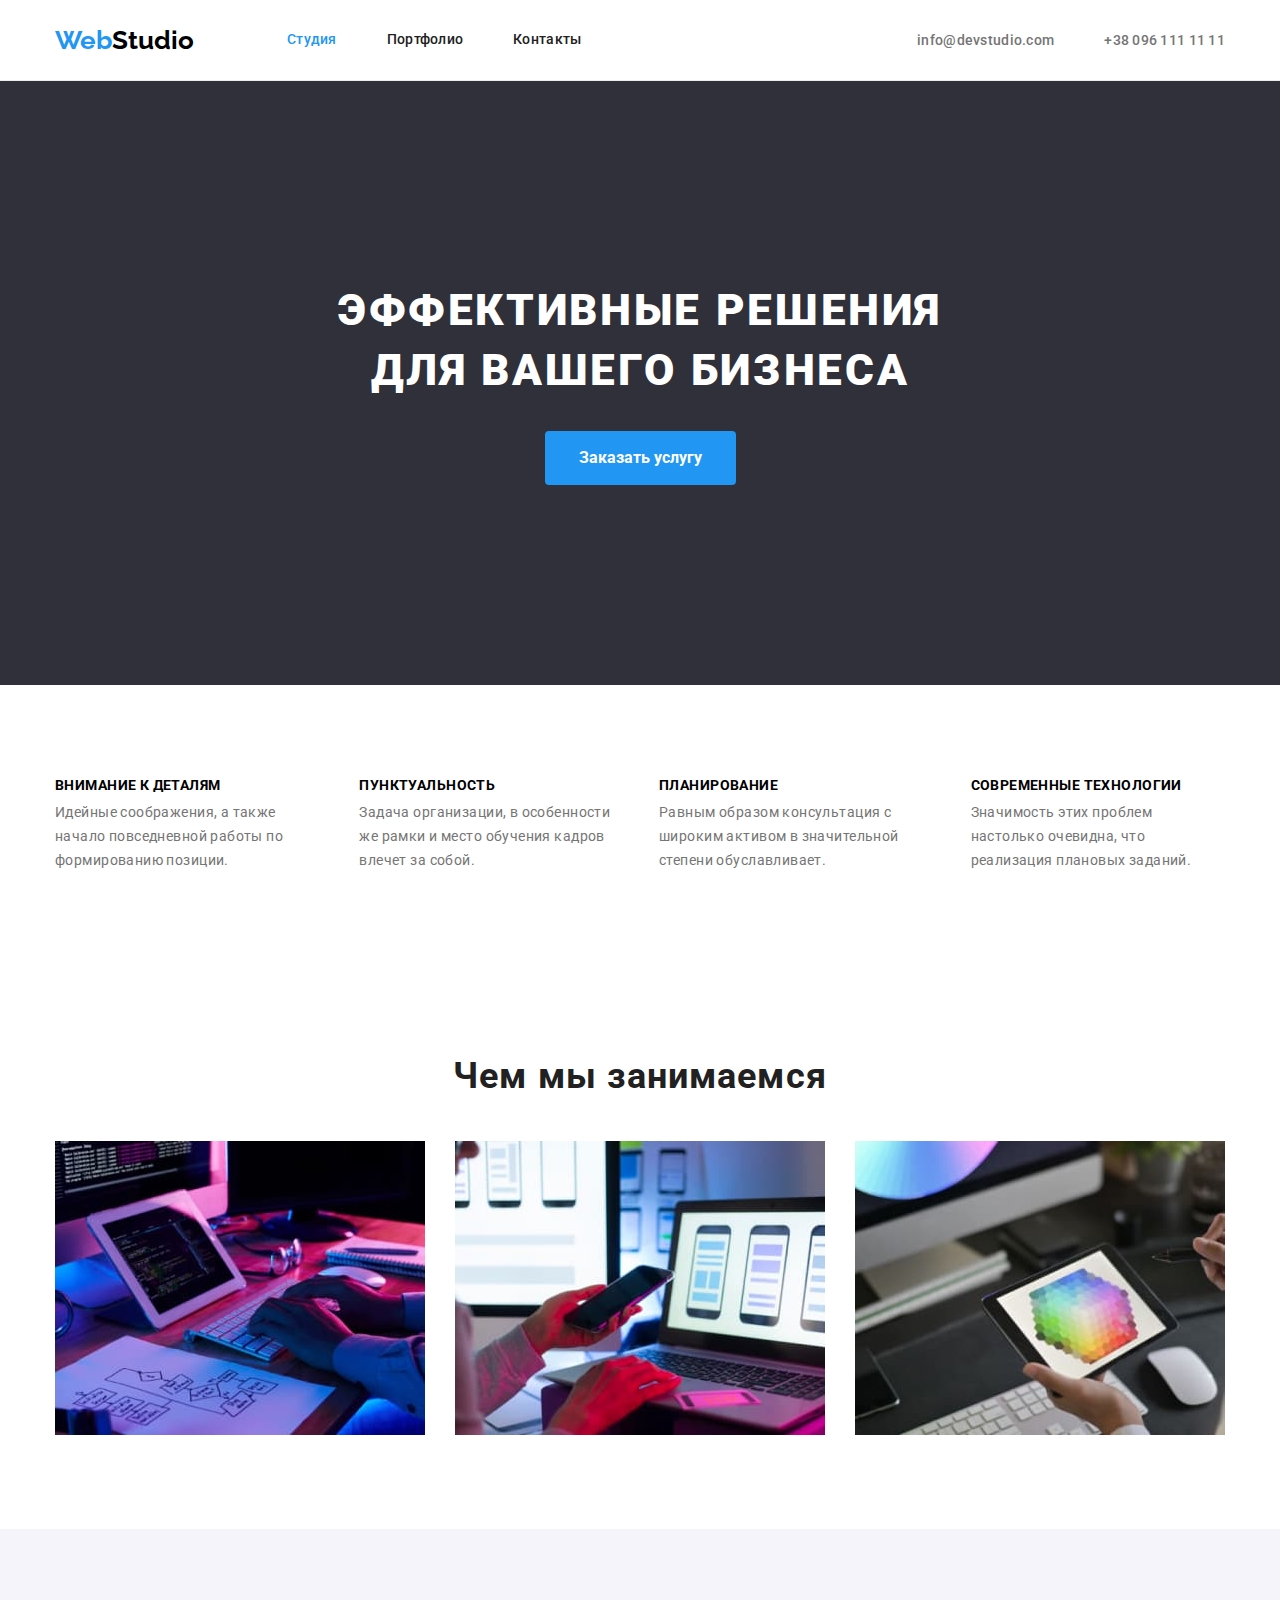
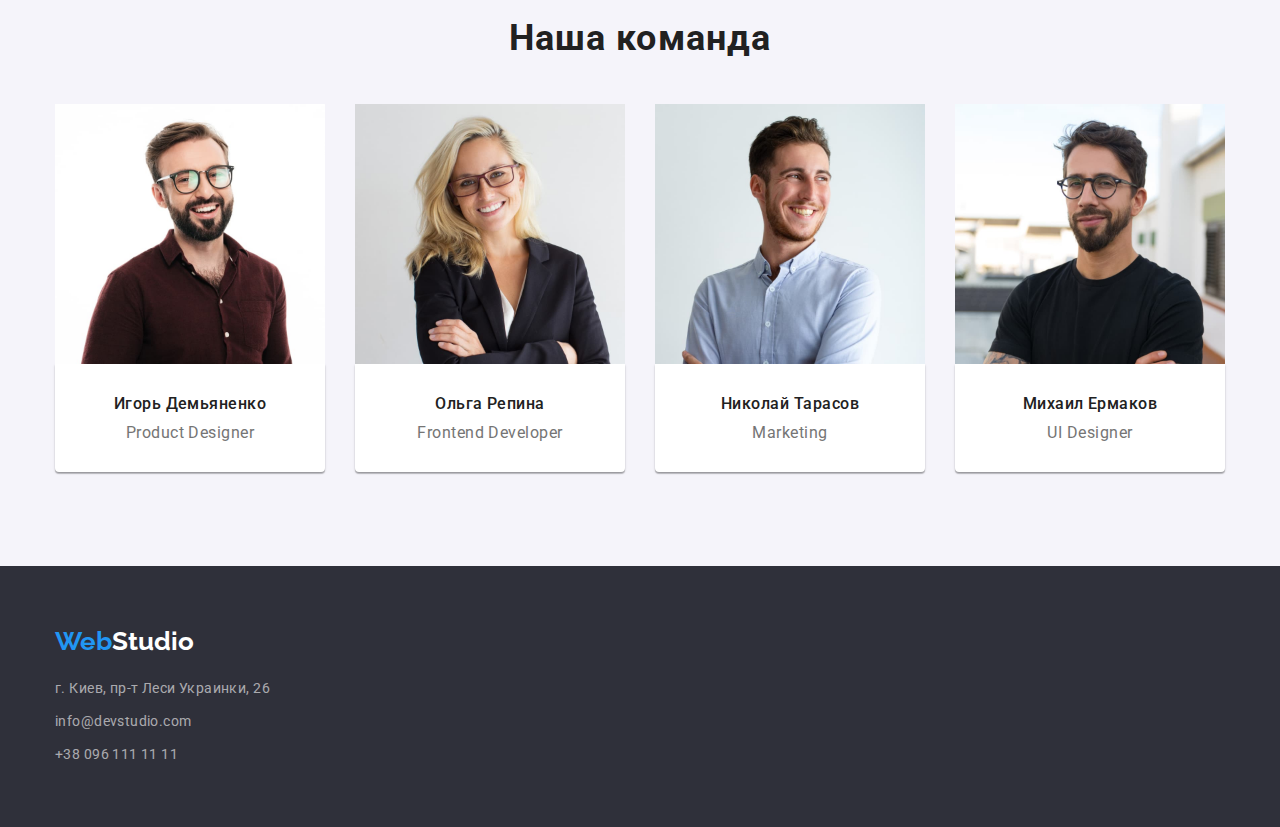
<file: index.html>
<!DOCTYPE html>
<html lang="ru">
  <head>
    <meta charset="UTF-8" />
    <meta http-equiv="X-UA-Compatible" content="IE=edge" />
    <meta name="viewport" content="width=device-width, initial-scale=1.0" />
    <title>Студия</title>
    <link
      href="https://fonts.googleapis.com/css2?family=Raleway:wght@700&family=Roboto:wght@400;500;700;900&display=swap"
      rel="stylesheet"
    />
      <link rel="stylesheet" href="https://cdnjs.cloudflare.com/ajax/libs/modern-normalize/1.1.0/modern-normalize.css"
        integrity="sha512-Y0MM+V6ymRKN2zStTqzQ227DWhhp4Mzdo6gnlRnuaNCbc+YN/ZH0sBCLTM4M0oSy9c9VKiCvd4Jk44aCLrNS5Q=="
        crossorigin="anonymous" referrerpolicy="no-referrer" />

    <link rel="stylesheet" href="./css/style.css" />
  </head>
  <body>
    <header class="header"> 
      <div class="container header-container">
      <nav class="nav">
        <a class="logo" href="#"> <span class="logo-accent">Web</span>Studio</a>
        <ul class="site-nav">
          <li class="item"><a href="./index.html" class="current">Студия</a></li>
          <li class="item"><a href="./portfolio.html" class="link">Портфолио</a></li>
          <li class="item"><a href="#" class="link">Контакты</a></li>
        </ul>
      </nav>
     
      <ul class="contact-link">
        <li class="item">
          <a href="mailto:info@devstudio.com" class="contact"
            >info@devstudio.com</a
          >
        </li>
        <li class="item">
          <a href="tel:+380961111111" class="contact">+38 096 111 11 11</a>
        </li>
      </ul>
      </div>
    </header>
    <main>
      <section class="hero">
        <h1 class="hero-text">Эффективные решения для вашего бизнеса</h1>
        <button type="button" class="hero-button">Заказать услугу</button>
      </section>

      <section class="section">
        <div class=container>
        <h2 class="visually-hidden">Наши преимущества</h2>
        <ul class="benefit-list">
          <li class="item-b">
            <h3 class="benefit">Внимание к деталям</h3>
            <p class="benefit-text">Идейные соображения, а также начало повседневной работы по формированию позиции. </p>
          </li>
          <li class="item-b">
            <h3 class="benefit">Пунктуальность</h3>
            <p class="benefit-text">Задача организации, в особенности же рамки и место обучения кадров влечет за собой. </p>
          </li>
          <li class="item-b">
            <h3 class="benefit">Планирование</h3>
            <p class="benefit-text">Равным образом консультация с широким активом в значительной степени обуславливает.</p>
          </li>
          <li class="item-b">
            <h3 class="benefit">Современные технологии</h3>
            <p class="benefit-text">Значимость этих проблем настолько очевидна, что реализация плановых заданий.</p>
          </li>
        </ul>
        </div>
      </section>

      <section class="section">
        <div class="container">
        <h2 class="header-section">Чем мы занимаемся</h2>
        <ul class="boxes">
          <li class="box">
            <img
              src="./images/box1.jpg"
              alt="Изображение верстки html кода"
              width="370"
              height="294"
            />
          </li>
          <li class="box">
            <img
              src="./images/box2.jpg"
              alt="Изображение процесса адпитвного дизайна"
              width="370"
              height="294"
            />
          </li>
          <li class="box">
            <img
              src="./images/box3.jpg"
              alt="Изображение процесса цветовой стилизации"
              width="370"
              height="294"
            />
          </li>
        </ul>
        </div>
      </section>

      <section class="section team-section">
        <div class="container">
        <h2 class="header-section">Наша команда</h2>
        <ul class="team">
          <li class="team-item">
            <img
              src="./images/foto1.jpg"
              alt="фото Product Designer"
              width="270"
              height="260"
            />
            <div class="item-description">
            <h3 class="team-title">Игорь Демьяненко</h3>
            <p class="team-text">Product Designer</p>
            </div>
          </li>
          <li class="team-item">
            <img
              src="./images/foto2.jpg"
              alt="фото Frontend Developer"
              width="270"
              height="260"
            />
            <div class="item-description">
            <h3 class="team-title">Ольга Репина</h3>
            <p class="team-text">Frontend Developer</p>
            </div>
          </li>
          <li class="team-item">
            <img
              src="./images/foto3.jpg"
              alt="фото Marketing"
              width="270"
              height="260"
            />
            <div class="item-description">
            <h3 class="team-title">Николай Тарасов</h3>
            <p class="team-text">Marketing</p>
            </div>
          </li>
          <li class="team-item">
            <img
              src="./images/foto4.jpg"
              alt="фото UI Designer"
              width="270"
              height="260"
            />
            <div class="item-description">
            <h3 class="team-title">Михаил Ермаков</h3>
            <p class="team-text">UI Designer</p>
            </div>
          </li>
        </ul>
        </div>
      </section>
    </main>

    <footer class="footer">
      <div class="container">
      <a class="logo-footer" href="#">
        <span class="logo-accent">Web</span>Studio</a
      >
      <address>
        <ul class="boxes-address">
          <li class="addres-item">
            <a href="=" class="address-link">
              г. Киев, пр-т Леси Украинки, 26
            </a>
          </li >
          <li class="addres-item">
            <a href="mailto:info@devstudio.com" class="address-link"
              >info@devstudio.com</a
            >
          </li>
          <li class="addres-item">
            <a href="tel:+380961111111" class="address-link"
              >+38 096 111 11 11</a
            >
          </li>
        </ul>
      </address>
     </div>
    </footer>
  </body>
</html>
</file>
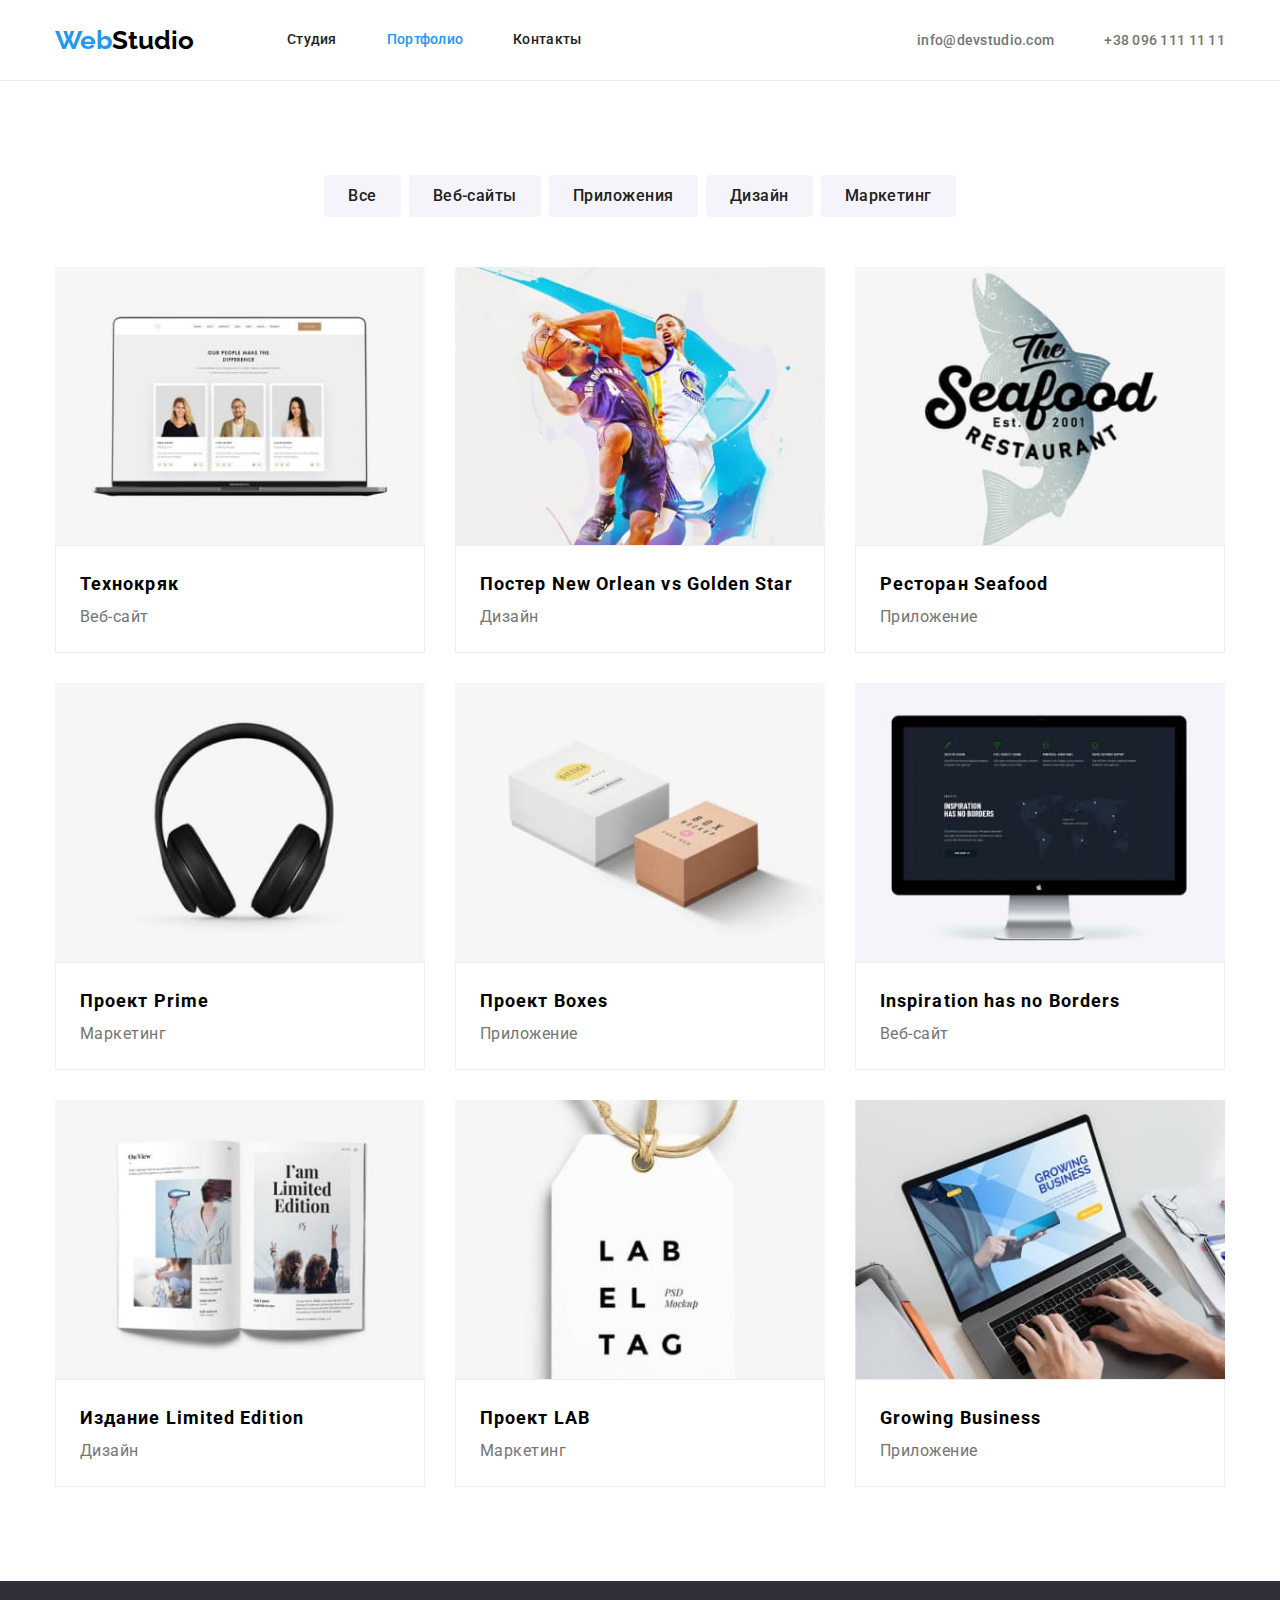
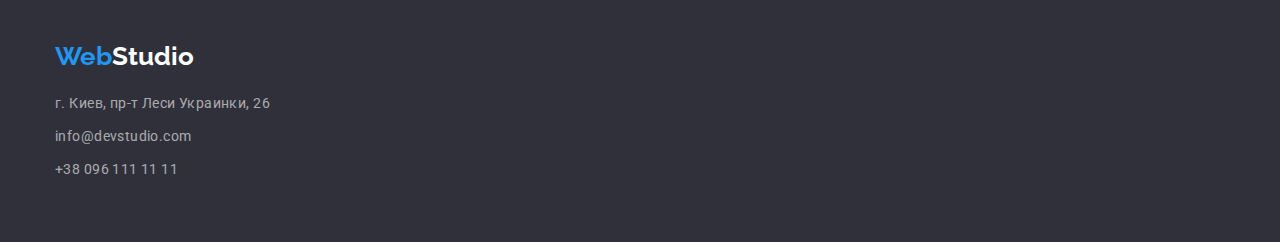
<file: portfolio.html>
<!DOCTYPE html>
<html lang="ru">
  <head>
    <meta charset="UTF-8" />
    <meta http-equiv="X-UA-Compatible" content="IE=edge" />
    <meta name="viewport" content="width=device-width, initial-scale=1.0" />
    <title>Портфолио</title>
    <link
      href="https://fonts.googleapis.com/css2?family=Raleway:wght@700&family=Roboto:wght@400;500;700;900&display=swap"
      rel="stylesheet"
    />
    <link rel="stylesheet" href="https://cdnjs.cloudflare.com/ajax/libs/modern-normalize/1.1.0/modern-normalize.css"
      integrity="sha512-Y0MM+V6ymRKN2zStTqzQ227DWhhp4Mzdo6gnlRnuaNCbc+YN/ZH0sBCLTM4M0oSy9c9VKiCvd4Jk44aCLrNS5Q=="
      crossorigin="anonymous" referrerpolicy="no-referrer" />

    <link rel="stylesheet" href="./css/style.css" />
  </head>
  <body>
  <header class="header">
    <div class="container header-container">
      <nav class="nav">
        <a class="logo" href="#"> <span class="logo-accent">Web</span>Studio</a>
        <ul class="site-nav">
          <li class="item"><a href="./index.html" class="link">Студия</a></li>
          <li class="item"><a href="./portfolio.html" class="current">Портфолио</a></li>
          <li class="item"><a href="#" class="link">Контакты</a></li>
        </ul>
      </nav>
  
      <ul class="contact-link">
        <li class="item">
          <a href="mailto:info@devstudio.com" class="contact">info@devstudio.com</a>
        </li>
        <li class="item">
          <a href="tel:+380961111111" class="contact">+38 096 111 11 11</a>
        </li>
      </ul>
    </div>
  </header>
    <main>
      <section class="section">
        <div class="container">
        <h1 class="visually-hidden">Наши проекты</h1>
        <ul class="filter-buttons">
          <li class="filter-items"><button type="button" class="filter-btn">Все</button></li>
          <li class="filter-items"><button type="button" class="filter-btn">Веб-сайты</button></li>
          <li class="filter-items"><button type="button" class="filter-btn">Приложения</button></li>
          <li class="filter-items"><button type="button" class="filter-btn">Дизайн</button></li>
          <li class="filter-items"><button type="button" class="filter-btn">Маркетинг</button></li>
        </ul>
 
        <ul class="gal-projects">
          <li class="gal-element">
            <img
              src="./images/technokryak_project.jpg"
              alt="Технокряк"
              width="390"
              height="294"
            />
            <div class="project-discription">
            <h2 class="project-name">Технокряк</h2>
            <p class="project-txt">Веб-сайт</p>
            </div>
          </li>
          <li class="gal-element">
            <img
              src="./images/poster_project.jpg"
              alt="Постер New Orlean vs Golden Star"
              width="390"
              height="294"
            />
            <div class="project-discription">
            <h2 class="project-name">Постер New Orlean vs Golden Star</h2>
            <p class="project-txt">Дизайн</p>
            </div>
          </li>
          <li class="gal-element">
            <img
              src="./images/project_seafood.jpg"
              alt="Ресторан Seafood"
              width="390"
              height="294"
            />
            <div class="project-discription">
            <h2 class="project-name">Ресторан Seafood</h2>
            <p class="project-txt">Приложение</p>
            </div>
          </li>
          <li class="gal-element">
            <img
              src="./images/prime_project.jpg"
              alt="Проект Prime"
              width="390"
              height="294"
            /><div class="project-discription">
            <h2 class="project-name">Проект Prime</h2>
            <p class="project-txt">Маркетинг</p>
            </div>
          </li>
          <li class="gal-element">
            <img
              src="./images/boxes_project.jpg"
              alt="Проект Boxes"
              width="390"
              height="294"
            /><div class="project-discription">
            <h2 class="project-name">Проект Boxes</h2>
            <p class="project-txt">Приложение</p>
            </div>
          </li>
          <li class="gal-element">
            <img
              src="./images/i-has-no-b_project.jpg"
              alt="Inspiration has no Borders"
              width="390"
              height="294"
            /><div class="project-discription">
            <h2 class="project-name">Inspiration has no Borders</h2>
            <p class="project-txt">Веб-сайт</p>
            </div>
          </li>
          <li class="gal-element">
            <img
              src="./images/publication_project.jpg"
              alt="Издание Limited Edition"
              width="390"
              height="294"
            /><div class="project-discription">
            <h2 class="project-name">Издание Limited Edition</h2>
            <p class="project-txt">Дизайн</p>
            </div>
          </li>
          <li class="gal-element">
            <img
              src="./images/lab_project.jpg"
              alt="Проект LAB"
              width="390"
              height="294"
            /><div class="project-discription">
            <h2 class="project-name">Проект LAB</h2>
            <p class="project-txt">Маркетинг</p>
            </div>
          </li>
          <li class="gal-element">
            <img
              src="./images/gb_project.jpg"
              alt="Growing Business"
              width="390"
              height="294"
            /><div class="project-discription">
            <h2 class="project-name">Growing Business</h2>
            <p class="project-txt">Приложение</p> 
          </div>
          </li>
        </ul>
        </div>
      </section>
    </main>
  <footer class="footer">
    <div class="container">
      <a class="logo-footer" href="#">
        <span class="logo-accent">Web</span>Studio</a>
      <address>
        <ul class="boxes-address">
          <li class="addres-item">
            <a href="=" class="address-link">
              г. Киев, пр-т Леси Украинки, 26
            </a>
          </li>
          <li class="addres-item">
            <a href="mailto:info@devstudio.com" class="address-link">info@devstudio.com</a>
          </li>
          <li class="addres-item">
            <a href="tel:+380961111111" class="address-link">+38 096 111 11 11</a>
          </li>
        </ul>
      </address>
    </div>
  </footer>
  </body>
</html>
</file>
<file: css/style.css>
:root {
  --main-color: #212121;
  --secondary-color: #757575;
  --accent-color: #2196f3;
  --two-accent-color: #ffffff;
}

body {
  font-family: Roboto, sans-serif;
}
ul {
  padding: 0;
  margin: 0;
  list-style: none;
}
.container {
  width: 1200px;
  margin: 0 auto;
  padding: 0 15px;
}
h1,
h2,
h3,
p {
  margin: 0;
}

.section {
  padding: 94px 0;
}

img {
  display: block;
  max-width: 100%;
  height: auto;
}

/* ---- Шапка сайта ----*/

.nav {
  display: flex;
  align-items: center;
}

.header {
  border-bottom: solid 1px #ececec;
}
.header-container {
  display: flex;
  align-items: center;
}

.logo {
  margin-right: 93px;
  color: #000000;
  font-family: Raleway, sans-serif;
  font-weight: 700;
  font-size: 26px;
  line-height: 1.19;
  text-decoration: none;
}

.logo-accent {
  color: var(--accent-color);
}

.site-nav {
  display: flex;
}
.site-nav .item {
  margin-right: 50px;
}
.site-nav .item:last-child {
  margin-right: 0;
}
.site-nav .link {
  display: block;
  padding-top: 32px;
  padding-bottom: 32px;

  color: var(--main-color);
  font-weight: 500;
  font-size: 14px;
  line-height: 1.14;
  letter-spacing: 0.02em;
  text-decoration: none;
}

.current {
  display: block;
  padding-top: 32px;
  padding-bottom: 32px;

  color: var(--accent-color);
  font-weight: 500;
  font-size: 14px;
  line-height: 1.14;
  letter-spacing: 0.02em;
  text-decoration: none;
}

.site-nav .link:hover,
.site-nav .link:focus {
  color: var(--accent-color);
}

/*  Шапка контакты */

.contact-link {
  display: flex;
  margin-left: auto;
}
.contact-link .item + .item {
  margin-left: 50px;
}

.contact-link .contact {
  color: var(--secondary-color);
  font-weight: 500;
  font-size: 14px;
  line-height: 1.14;
  letter-spacing: 0.02em;
  text-decoration: none;
}

.contact-link .contact:hover,
.contact-link .contact:focus {
  color: var(--accent-color);
}

/*  Герой */

.hero {
  padding-top: 200px;
  padding-bottom: 200px;
  text-align: center;
  max-width: 1600px;
  background: #2f303a;
  color: var(--two-accent-color);
}
.hero-text {
  width: 696px;
  margin-left: auto;
  margin-right: auto;
  font-weight: 900;
  font-size: 44px;
  line-height: 1.36;
  letter-spacing: 0.06em;
  text-transform: uppercase;
  color: var(--two-accent-color);
  margin-bottom: 30px;
}
.hero-button {
  padding: 10px 32px 10px 32px;
  border-radius: 4px;
  border: 2px solid #2196f3;

  background-color: var(--accent-color);
  font-family: Roboto;
  font-weight: 700;
  font-size: 16px;
  line-height: 1.87;
  color: var(--two-accent-color);
  cursor: pointer;
}
.hero-button:focus,
.hero-button:hover {
  background-color: #188ce8;
}

/*  Наши преимущества */

.visually-hidden {
  position: absolute;
  width: 1px;
  height: 1px;
  margin: -1px;
  padding: 0;
  overflow: hidden;
  border: 0;
  clip: rect(0 0 0 0);
}
.item-b {
  margin-right: 30px;
}

.benefit-list .item-b:last-child {
  margin-right: 0px;
}

.benefit-list {
  display: flex;
}

.benefit {
  margin-bottom: 10px;
  font-weight: 700;
  font-size: 14px;
  line-height: 0.87;
  letter-spacing: 0.03em;
  text-transform: uppercase;
}

.benefit-text {
  color: #757575;
  font-size: 14px;
  line-height: 1.71;
  letter-spacing: 0.03em;
}
/*  Чем мы занимаемся */
.header-section {
  margin-bottom: 50px;
  font-weight: 700;
  font-size: 36px;
  line-height: 0.85;
  text-align: center;
  letter-spacing: 0.03em;
  color: var(--main-color);
}

.boxes {
  display: flex;
}

.box {
  margin-right: 30px;
}

.boxes .box:last-child {
  margin-right: 0px;
}

/*  Наша команда */
.team-section {
  background-color: #f5f4fa;
}
.team {
  display: flex;
}

.team-item {
  text-align: center;
  margin-right: 30px;
}

.team-item:last-child {
  margin-right: 0px;
}

.item-description {
  padding-top: 30px;
  padding-bottom: 30px;
  background-color: #ffffff;
  box-shadow: 0px 1px 3px rgba(0, 0, 0, 0.12), 0px 1px 1px rgba(0, 0, 0, 0.14),
    0px 2px 1px rgba(0, 0, 0, 0.2);
  border-radius: 0px 0px 4px 4px;
}

.team-title {
  margin-bottom: 10px;
  font-weight: 500;
  font-size: 16px;
  line-height: 1.19;
  color: var(--main-color);
  letter-spacing: 0.03em;
}
.team-text {
  font-size: 16px;
  line-height: 1.19;
  color: var(--secondary-color);
  letter-spacing: 0.03em;
}
/*  Подвал сайта */
.addres-item {
  margin-bottom: 9px;
}
.addres-item:last-child {
  margin-bottom: 0;
}

.boxes-address .address-link {
  color: rgba(255, 255, 255, 0.6);
  font-family: Roboto;
  font-style: normal;
  font-size: 14px;
  line-height: 1.71;
  letter-spacing: 0.03em;
  text-decoration: none;
}

.addres-item {
  list-style-type: none;
}

.boxes-address .address-link:focus,
.boxes-address .address-link:hover {
  color: var(--two-accent-color);
}

.footer {
  padding: 60px 0;
  background-color: #2f303a;
}
.logo-footer {
  display: inline-block;
  margin-bottom: 20px;

  color: var(--two-accent-color);
  font-family: Raleway, sans-serif;
  font-weight: 700;
  font-size: 26px;
  line-height: 1.19;
  text-decoration: none;
}

/*  СТРАНИЦА ПОРТФОЛИО */

/*  Наши проекты фильтры */

.filter-btn:hover,
.filter-btn:focus {
  color: var(--two-accent-color);
  background-color: var(--accent-color);
  border: 2px solid #2196f3;
}

.filter-btn {
  border-radius: 4px;
  border: 2px solid #f5f4fa;
  padding: 6px 22px 6px 22px;
  color: var(--main-color);
  font-family: Roboto;
  font-weight: 500;
  font-size: 16px;
  line-height: 1.6;
  letter-spacing: 0.03em;
  background-color: #f5f4fa;
  cursor: pointer;
}
/*  Галерея проектов*/

.filter-buttons {
  display: flex;
  justify-content: center;
  margin-bottom: 50px;
}
.filter-items {
  margin-right: 8px;
}
.filter-items:last-child {
  margin-right: 0;
}
.gal-projects {
  display: flex;
  flex-wrap: wrap;
}
.gal-element {
  width: 370px;
  margin-right: 30px;
  margin-bottom: 30px;
}
.gal-element:nth-child(3n) {
  margin-right: 0px;
}
.gal-element:nth-last-child(-n + 3) {
  margin-bottom: 0;
}
.project-name {
  font-weight: 700;
  font-size: 18px;
  line-height: 2;
  letter-spacing: 0.06em;
}

.project-txt {
  font-size: 16px;
  line-height: 1.87;
  letter-spacing: 0.03em;
  color: #757575;
}
.project-discription {
  padding: 20px 24px;
  border: 1px solid #eeeeee;
}
</file>
